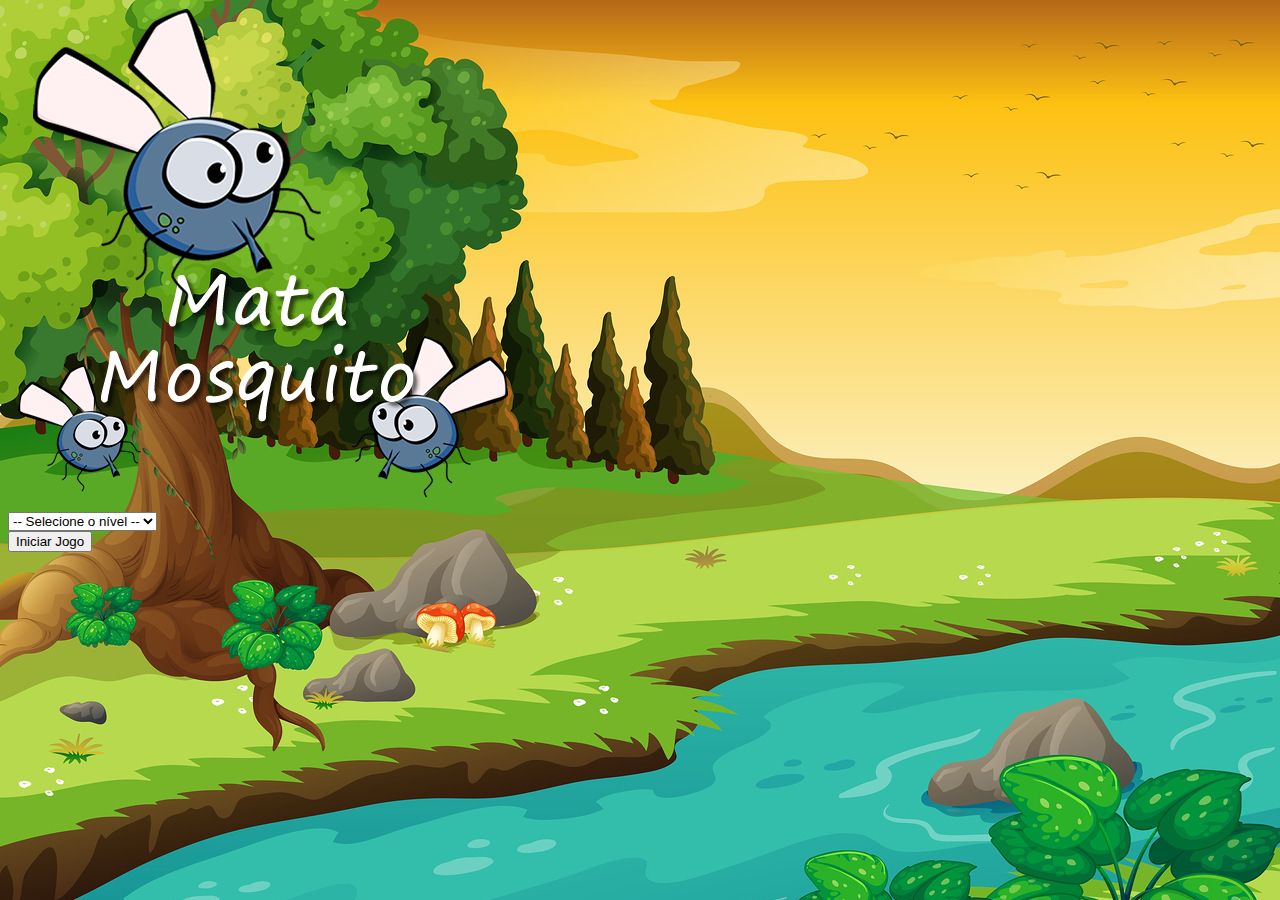
<file: index.html>
<!DOCTYPE html>
<html lang="pt-br">
    <head>
        <meta charset="UTF-8">
        <meta http-equiv="X-UA-Compatible" content="IE=edge">
        <meta name="viewport" content="width=device-width, initial-scale=1.0">
        <title></title>

        <link href="https://cdn.jsdelivr.net/npm/bootstrap@5.1.3/dist/css/bootstrap.min.css" rel="stylesheet" integrity="sha384-1BmE4kWBq78iYhFldvKuhfTAU6auU8tT94WrHftjDbrCEXSU1oBoqyl2QvZ6jIW3" crossorigin="anonymous">
        <link rel="stylesheet" href="estilo.css">

        <script>
            function iniciarJogo(){
                var nivel = document.getElementById('nivel').value
                if(nivel === ''){
                    alert('Selecione um nível para iniciar o jogo')
                    return false
                }
                window.location.href = "app.html?" + nivel
            }
        </script>
    </head>
    <body>

        <div class="container">
            <div class="row">
                <div class="col">
                    <div class="d-flex justify-content-center">
                        <img src="imagens/game.png" alt="">
                    </div>
                </div>
            </div>
            <div class="row">
                <div class="col">
                    <div class="d-flex justify-content-center">
                        <div class="mb-2">
                            <select name="" id="nivel" class="form-control">
                                <option value="">-- Selecione o nível --</option>
                                <option value="facil">Fácil</option>
                                <option value="normal">Normal</option>
                                <option value="dificil">Difícil</option>
                            </select>
                        </div>
                    </div>
                </div>
            </div>   
            <div class="row">
                <div class="col">
                    <div class="d-flex justify-content-center">
                        <button type="button" class="btn btn-danger btn-lg" onclick="iniciarJogo()" >
                            Iniciar Jogo
                        </button>
                    </div>
                </div>
            </div>
        </div>
        
    </body>
</html>
</file>
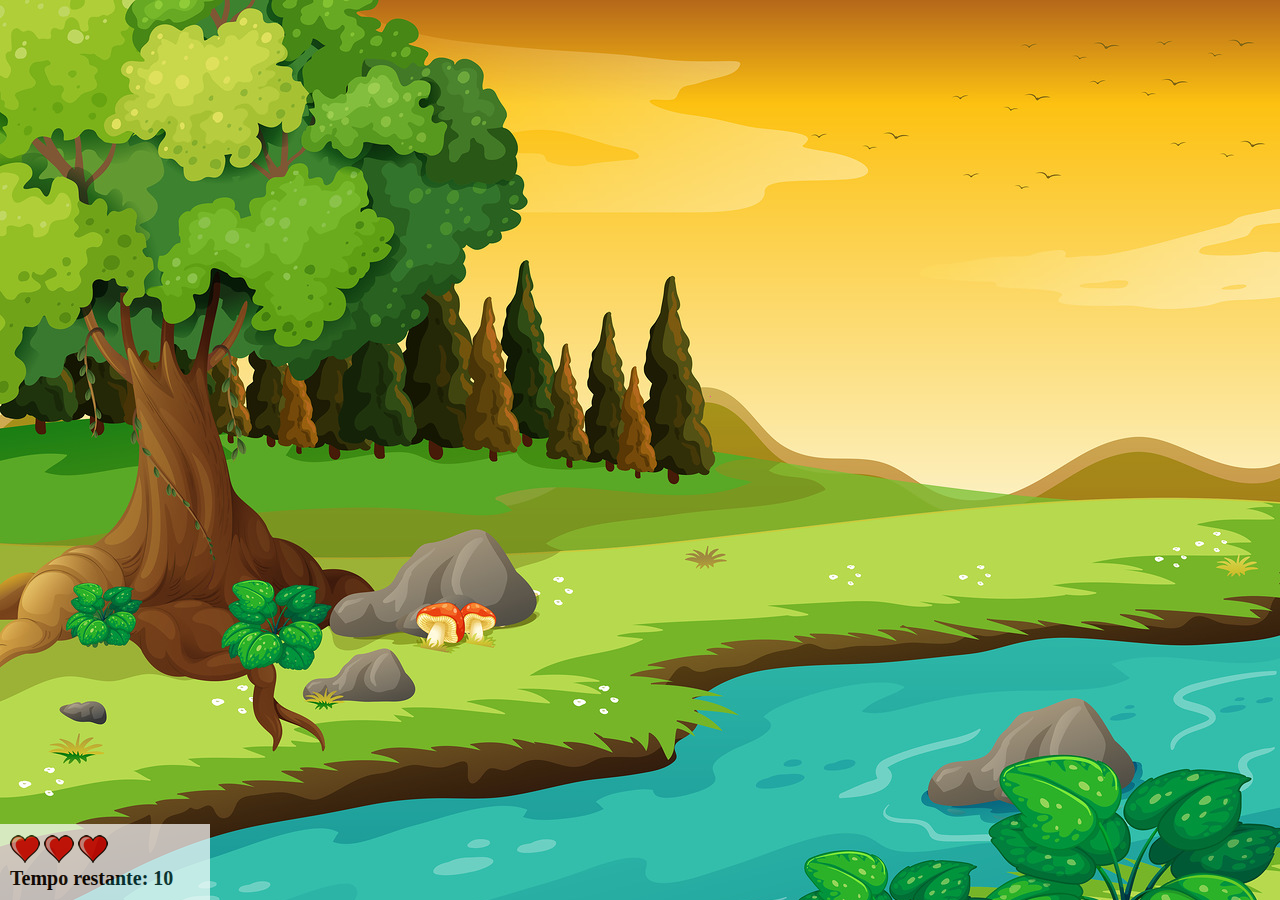
<file: app.html>
<!DOCTYPE html>
<html lang="pt-br">
	<head>
        <meta charset="UTF-8">
        <meta http-equiv="X-UA-Compatible" content="IE=edge">
        <meta name="viewport" content="width=device-width, initial-scale=1.0">
		<title> Mata Mosquito</title>

		<link rel="stylesheet" href="estilo.css" />
		<script src="jogo.js"></script>
	</head>
	<body onresize="ajustaTamanhoPalcoJogo()">

		<div class="painel">
			<div class="vidas">
				<img id="v1" src="imagens/coracao_cheio.png" alt="">
				<img id="v2" src="imagens/coracao_cheio.png" alt="">
				<img id="v3" src="imagens/coracao_cheio.png" alt="">
			</div>
			<div class="cronometro">
				Tempo restante: <span id="cronometro"></span>
			</div>
		</div>
		
		<script>
			document.getElementById('cronometro').innerHTML = tempo

			var criaMosquito = setInterval(function(){
				posicaoRandomica()
			}, criaMosquitoTempo)
		</script>
	</body>
</html>
</file>
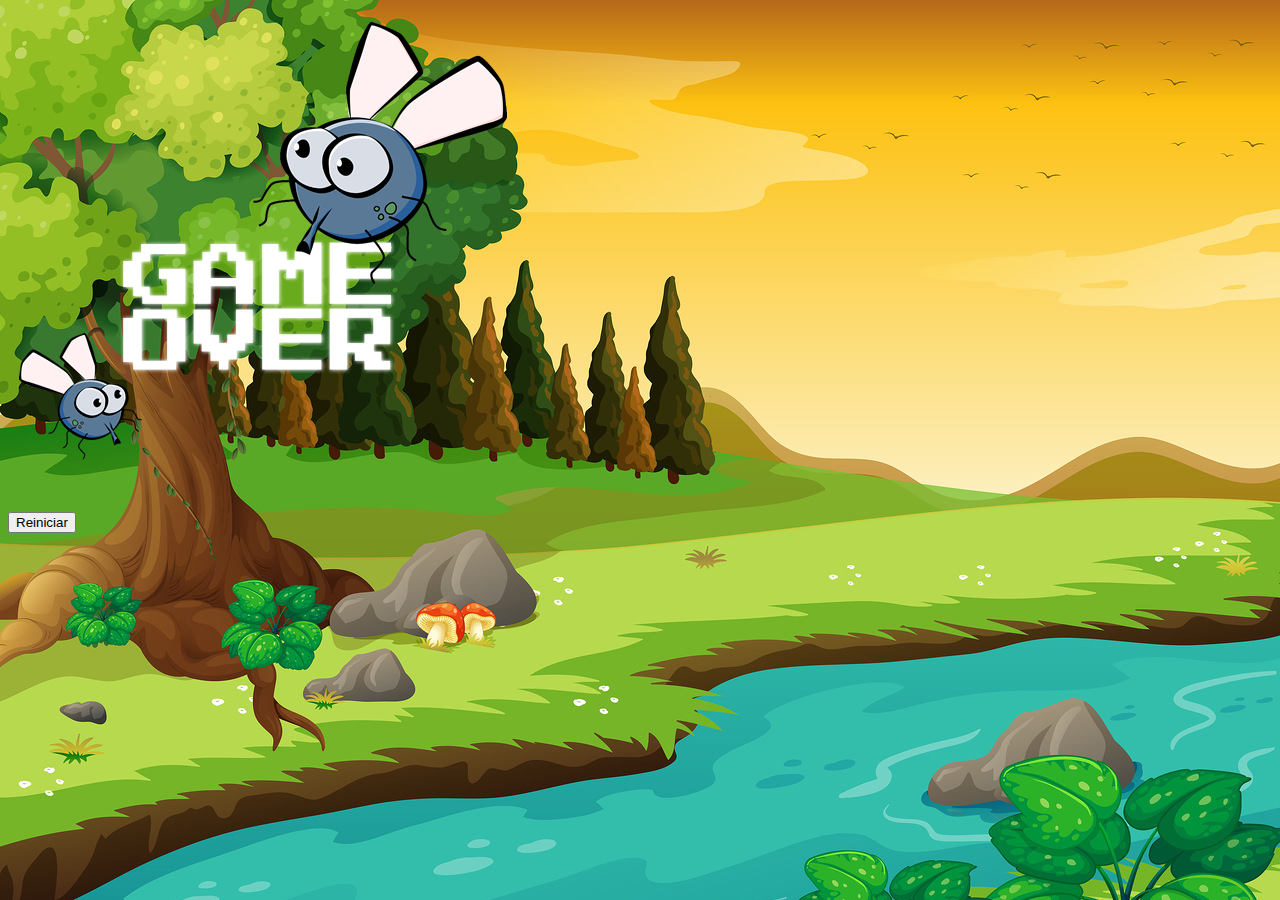
<file: fim_de_jogo.html>
<!DOCTYPE html>
<html lang="pt-br">
    <head>
        <meta charset="UTF-8">
        <meta http-equiv="X-UA-Compatible" content="IE=edge">
        <meta name="viewport" content="width=device-width, initial-scale=1.0">
        <title>Fim de jogo Mata Mosquito</title>

        <link href="https://cdn.jsdelivr.net/npm/bootstrap@5.1.3/dist/css/bootstrap.min.css" rel="stylesheet" integrity="sha384-1BmE4kWBq78iYhFldvKuhfTAU6auU8tT94WrHftjDbrCEXSU1oBoqyl2QvZ6jIW3" crossorigin="anonymous">
        <link rel="stylesheet" href="estilo.css">
    </head>
    <body>

        <div class="container">
            <div class="row">
                <div class="col">
                    <div class="d-flex justify-content-center">
                        <img src="imagens/game_over.png" alt="">
                    </div>
                </div>
            </div>
            <div class="row">
                <div class="col">
                    <div class="d-flex justify-content-center">
                        <button type="button" class="btn btn-dark btn-lg" onclick="window.location.href = 'index.html' ">
                            Reiniciar
                        </button>
                    </div>
                </div>
            </div>
        </div>
        
    </body>
</html>
</file>
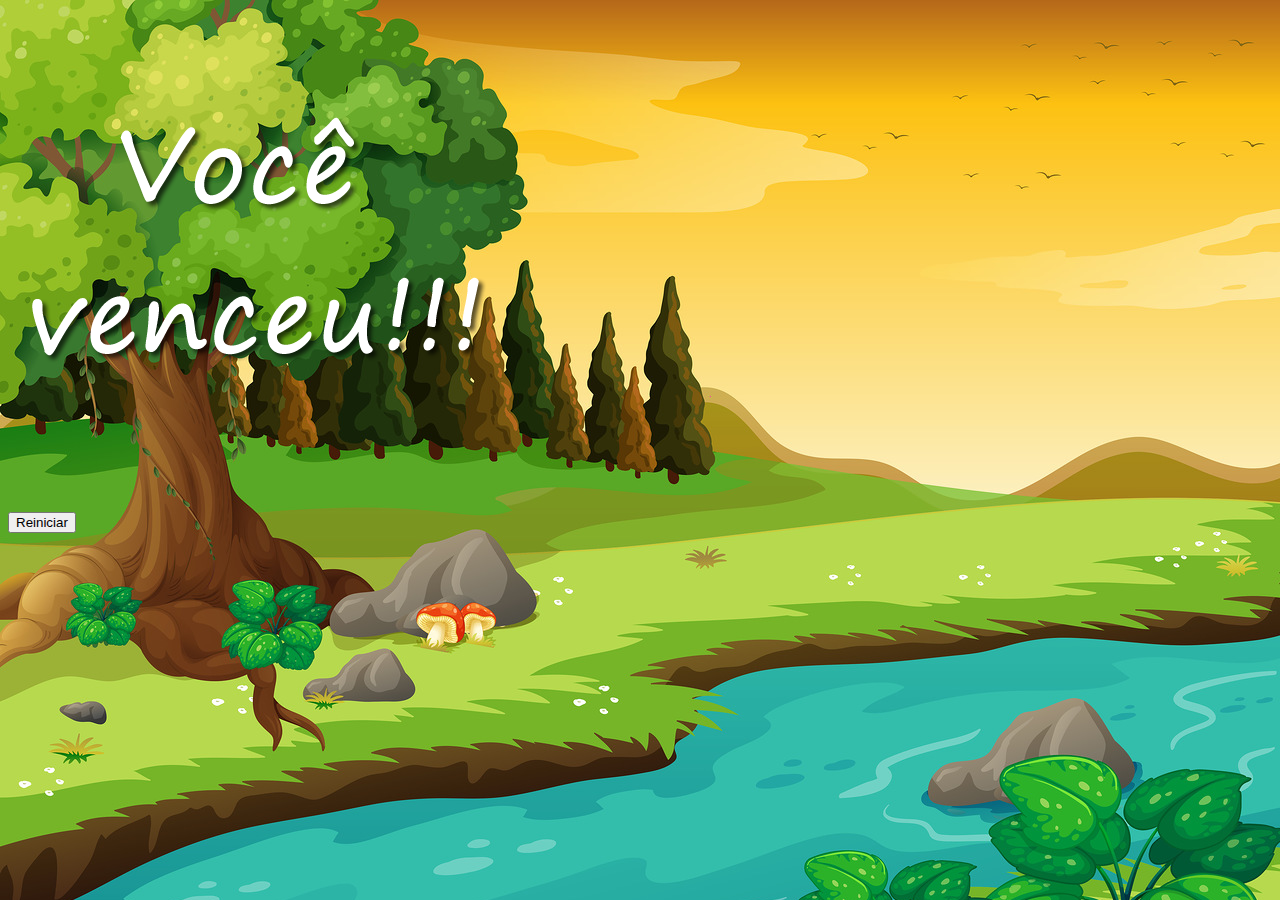
<file: vitoria.html>
<!DOCTYPE html>
<html lang="pt-br">
    <head>
        <meta charset="UTF-8">
        <meta http-equiv="X-UA-Compatible" content="IE=edge">
        <meta name="viewport" content="width=device-width, initial-scale=1.0">
        <title>Mata Mosquito</title>

        <link href="https://cdn.jsdelivr.net/npm/bootstrap@5.1.3/dist/css/bootstrap.min.css" rel="stylesheet" integrity="sha384-1BmE4kWBq78iYhFldvKuhfTAU6auU8tT94WrHftjDbrCEXSU1oBoqyl2QvZ6jIW3" crossorigin="anonymous">
        <link rel="stylesheet" href="estilo.css">
    </head>
    <body>

        <div class="container">
            <div class="row">
                <div class="col">
                    <div class="d-flex justify-content-center">
                        <img src="imagens/vitoria.png" alt="">
                    </div>
                </div>
            </div>
            <div class="row">
                <div class="col">
                    <div class="d-flex justify-content-center">
                        <button type="button" class="btn btn-dark btn-lg" onclick="window.location.href = 'index.html' ">
                            Reiniciar
                        </button>
                    </div>
                </div>
            </div>
        </div>
        
    </body>
</html>
</file>
<file: estilo.css>
html{
    cursor: url(imagens/mata_mosquito.png) 30 30, auto;
}

body{
    background-image: url(imagens/bg.jpg);
    background-repeat: no-repeat;
}

.mosquito1{
    height: 50px;
    width: 50px;
}

.mosquito2{
    height: 70px;
    width: 70px;
}

.mosquito3{
    height: 90px;
    width: 90px;
}

.ladoA{
    transform: scaleX(1);
}

.ladoA{
    transform: scaleX(-1);
}

.painel{
    position: absolute;
    width: 190px;
    padding: 10px;
    left: 0px;
    bottom: 0px;
    border-top: solid 1px #fff;
    background-color: #fff;
    opacity: 0.7;
}

.vidas{
    float: left;
}

.cronometro{
    float: left;
    font-size: 20px;
    font-weight: bold;
}
</file>
